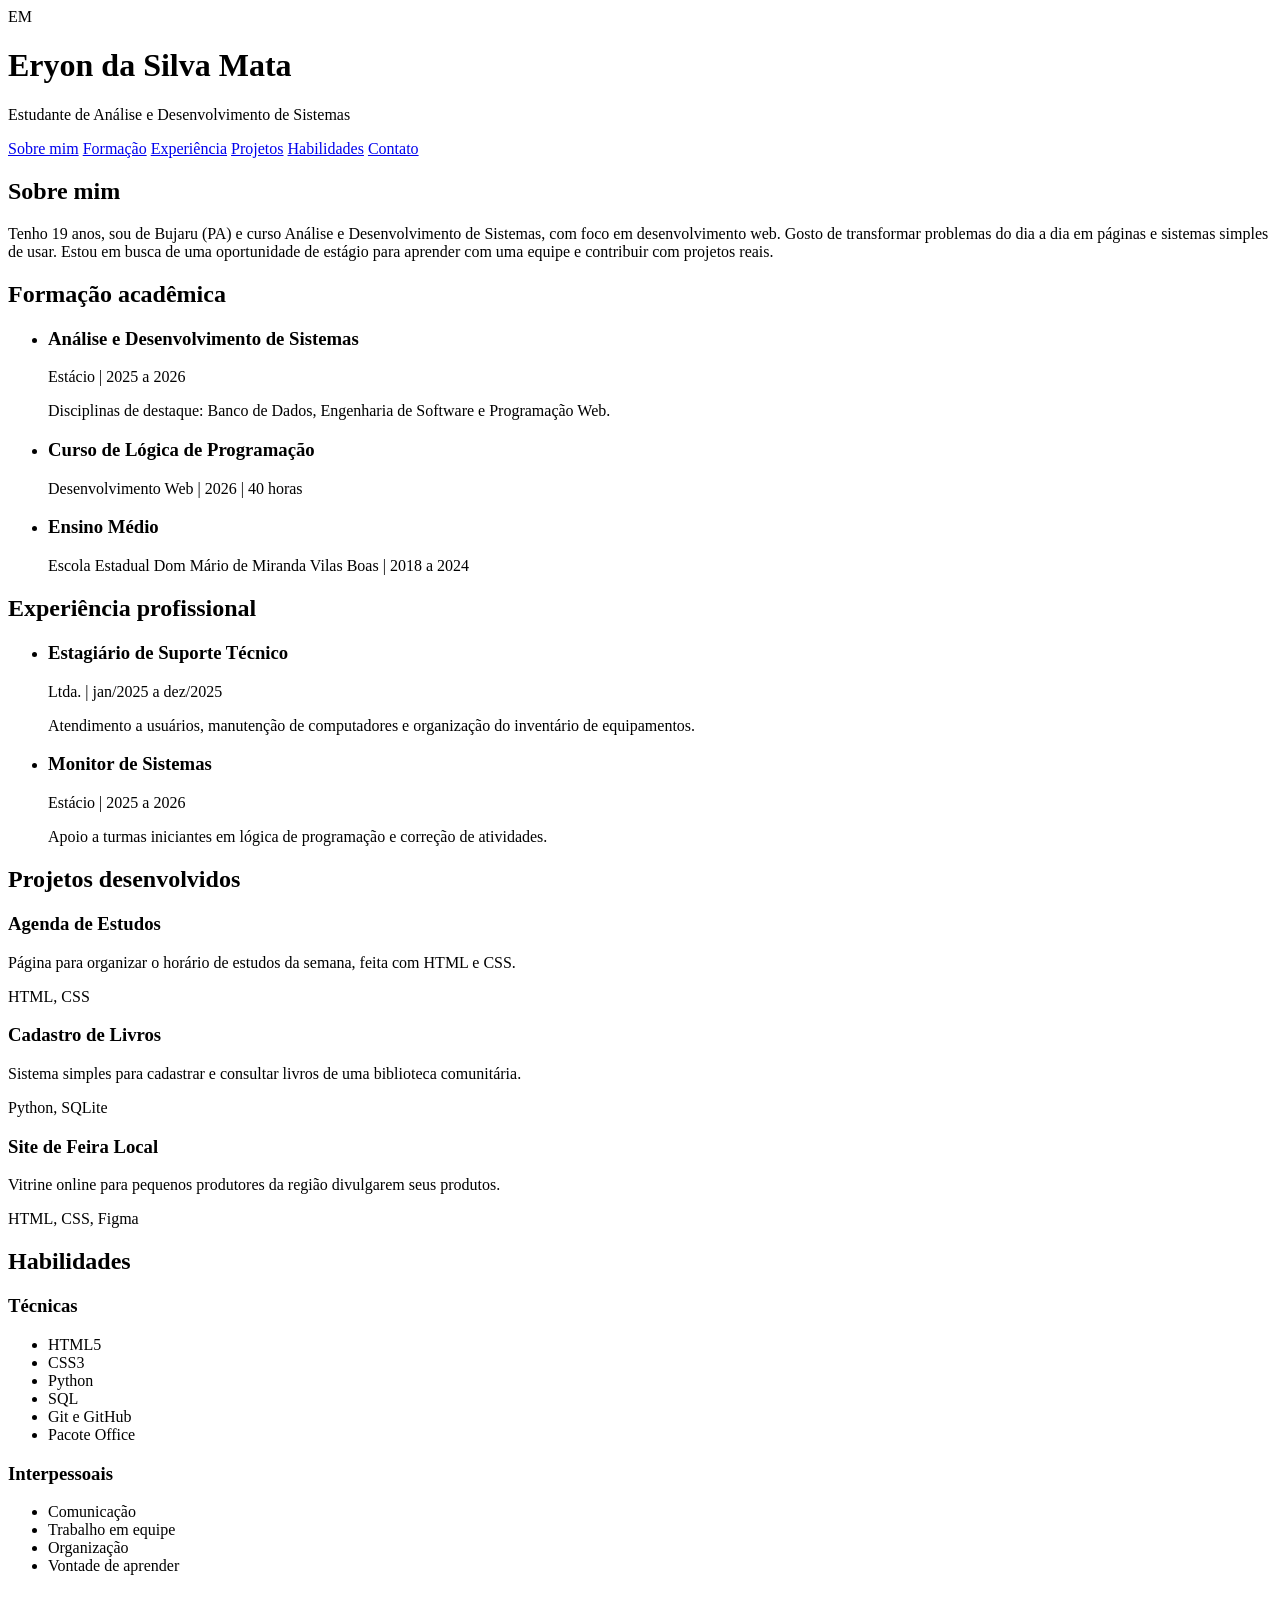
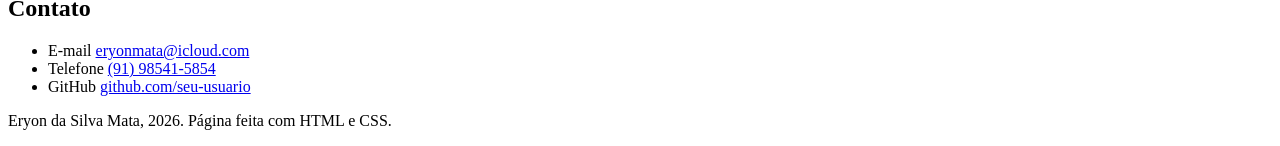
<file: index.html>
<!DOCTYPE html>
<html lang="pt-BR">
<head>
  <meta charset="UTF-8">
  <meta name="viewport" content="width=device-width, initial-scale=1">
  <meta name="description" content="Currículo online de Eryon da Silva Mata">
  <title>Eryon da Silva Mata | Currículo online</title>

  
</head>

<body>
  <div class="pagina">
    <header class="lateral">
      <div class="foto" role="img" aria-label="Espaço para foto pessoal">
        EM
      </div>

      <h1>Eryon da Silva Mata</h1>
      <p class="cargo">Estudante de Análise e Desenvolvimento de Sistemas</p>

      <nav class="menu" aria-label="Seções da página">
        <a href="#sobre">Sobre mim</a>
        <a href="#formacao">Formação</a>
        <a href="#experiencia">Experiência</a>
        <a href="#projetos">Projetos</a>
        <a href="#habilidades">Habilidades</a>
        <a href="#contato">Contato</a>
      </nav>
    </header>

    <main class="conteudo">
      <section id="sobre">
        <h2>Sobre mim</h2>
        <p>
          Tenho 19 anos, sou de Bujaru (PA) e curso Análise e Desenvolvimento
          de Sistemas, com foco em desenvolvimento web. Gosto de transformar
          problemas do dia a dia em páginas e sistemas simples de usar. Estou
          em busca de uma oportunidade de estágio para aprender com uma equipe
          e contribuir com projetos reais.
        </p>
      </section>

      <section id="formacao">
        <h2>Formação acadêmica</h2>

        <ul class="linha-tempo">
          <li>
            <h3>Análise e Desenvolvimento de Sistemas</h3>
            <p class="detalhe">Estácio | 2025 a 2026</p>
            <p>
              Disciplinas de destaque: Banco de Dados, Engenharia de Software
              e Programação Web.
            </p>
          </li>

          <li>
            <h3>Curso de Lógica de Programação</h3>
            <p class="detalhe">Desenvolvimento Web | 2026 | 40 horas</p>
          </li>

          <li>
            <h3>Ensino Médio</h3>
            <p class="detalhe">
              Escola Estadual Dom Mário de Miranda Vilas Boas | 2018 a 2024
            </p>
          </li>
        </ul>
      </section>

      <section id="experiencia">
        <h2>Experiência profissional</h2>

        <ul class="linha-tempo">
          <li>
            <h3>Estagiário de Suporte Técnico</h3>
            <p class="detalhe">Ltda. | jan/2025 a dez/2025</p>
            <p>
              Atendimento a usuários, manutenção de computadores e organização
              do inventário de equipamentos.
            </p>
          </li>

          <li>
            <h3>Monitor de Sistemas</h3>
            <p class="detalhe">Estácio | 2025 a 2026</p>
            <p>
              Apoio a turmas iniciantes em lógica de programação e correção de
              atividades.
            </p>
          </li>
        </ul>
      </section>

      <section id="projetos">
        <h2>Projetos desenvolvidos</h2>

        <div class="projetos">
          <article class="projeto">
            <h3>Agenda de Estudos</h3>
            <p>
              Página para organizar o horário de estudos da semana, feita com
              HTML e CSS.
            </p>
            <p class="detalhe">HTML, CSS</p>
          </article>

          <article class="projeto">
            <h3>Cadastro de Livros</h3>
            <p>
              Sistema simples para cadastrar e consultar livros de uma
              biblioteca comunitária.
            </p>
            <p class="detalhe">Python, SQLite</p>
          </article>

          <article class="projeto">
            <h3>Site de Feira Local</h3>
            <p>
              Vitrine online para pequenos produtores da região divulgarem
              seus produtos.
            </p>
            <p class="detalhe">HTML, CSS, Figma</p>
          </article>
        </div>
      </section>

      <section id="habilidades">
        <h2>Habilidades</h2>

        <div class="habilidades">
          <div>
            <h3>Técnicas</h3>
            <ul class="etiquetas">
              <li>HTML5</li>
              <li>CSS3</li>
              <li>Python</li>
              <li>SQL</li>
              <li>Git e GitHub</li>
              <li>Pacote Office</li>
            </ul>
          </div>

          <div>
            <h3>Interpessoais</h3>
            <ul class="etiquetas">
              <li>Comunicação</li>
              <li>Trabalho em equipe</li>
              <li>Organização</li>
              <li>Vontade de aprender</li>
            </ul>
          </div>
        </div>
      </section>

      <section id="contato">
        <h2>Contato</h2>

        <ul class="contatos">
          <li>
            <span>E-mail</span>
            <a href="mailto:eryonmata@icloud.com">eryonmata@icloud.com</a>
          </li>

          <li>
            <span>Telefone</span>
            <a href="tel:+5591985415854">(91) 98541-5854</a>
          </li>

          <li>
            <span>GitHub</span>
            <a
              href="[github.com](https://github.com/seu-usuario)"
              target="_blank"
              rel="noopener noreferrer"
            >
              github.com/seu-usuario
            </a>
          </li>
        </ul>
      </section>

      <footer class="rodape">
        <p>Eryon da Silva Mata, 2026. Página feita com HTML e CSS.</p>
      </footer>
    </main>
  </div>
</body>
</html>
</file>
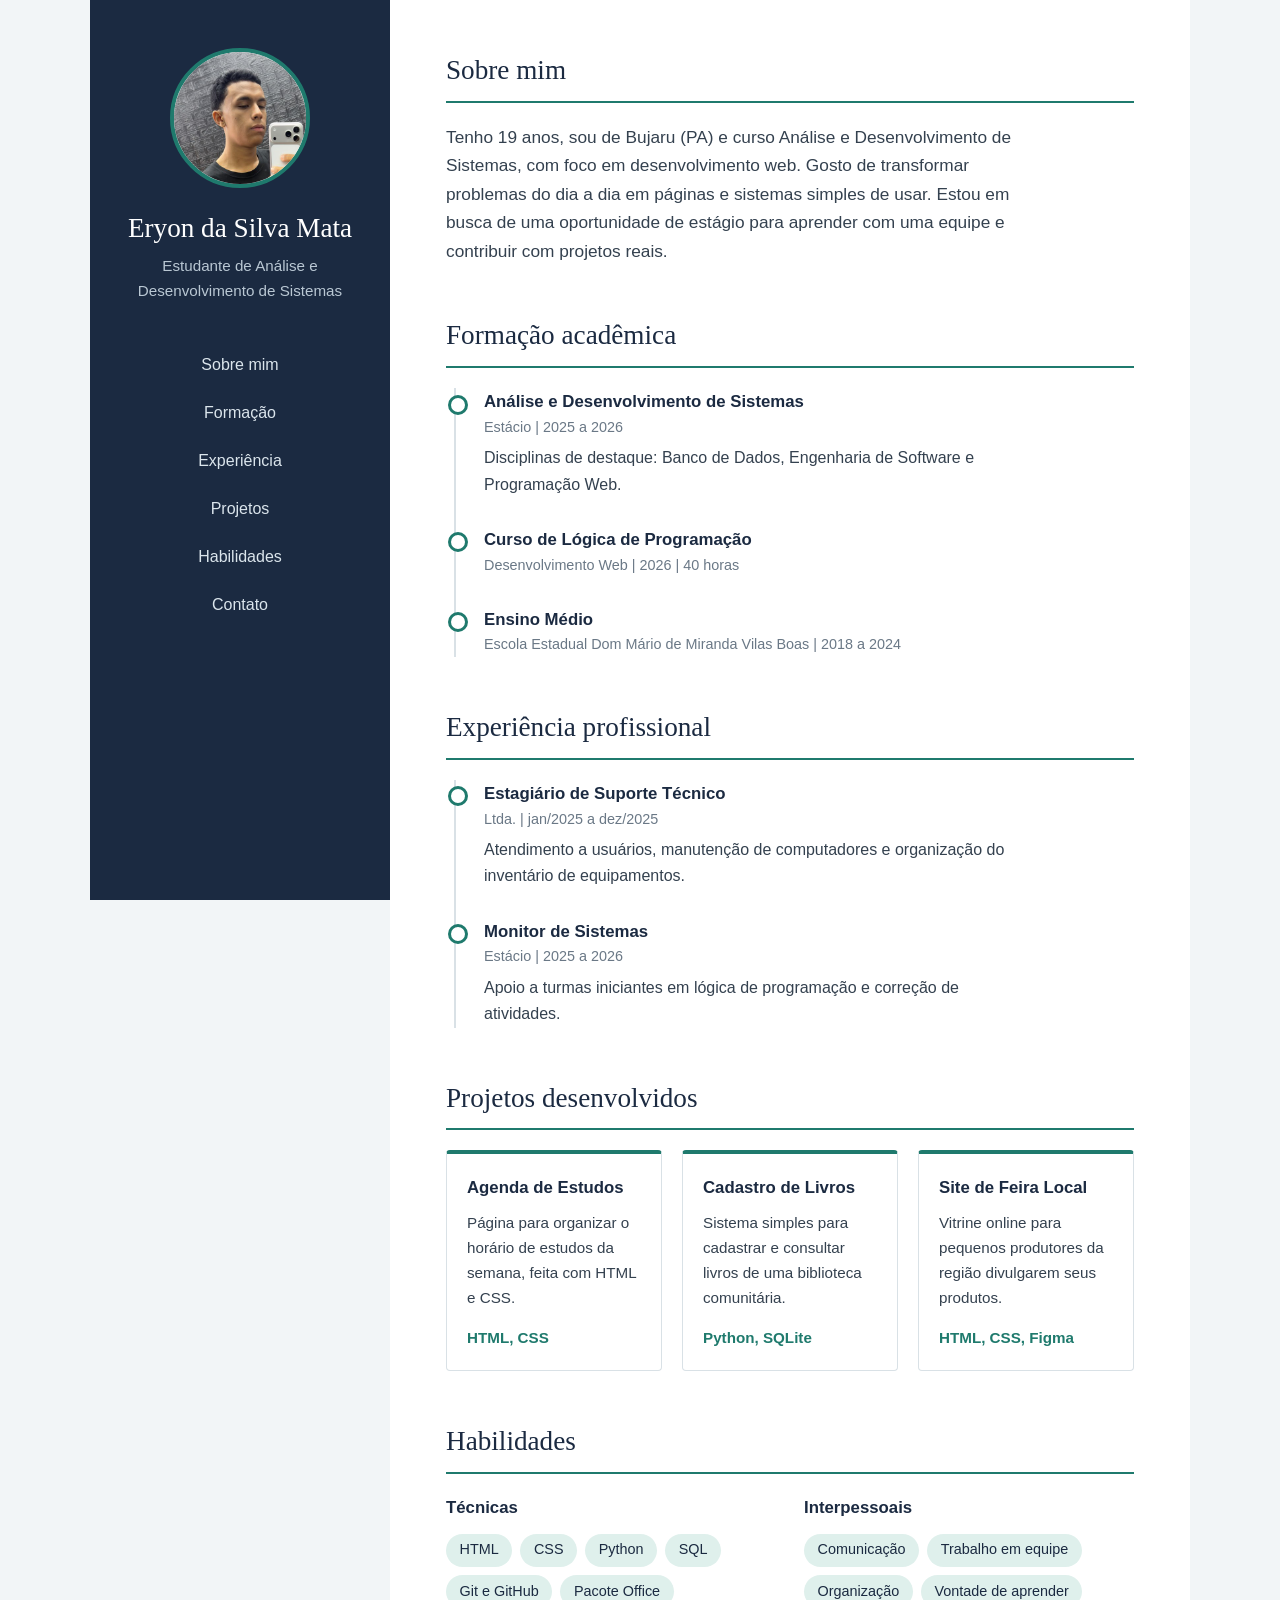
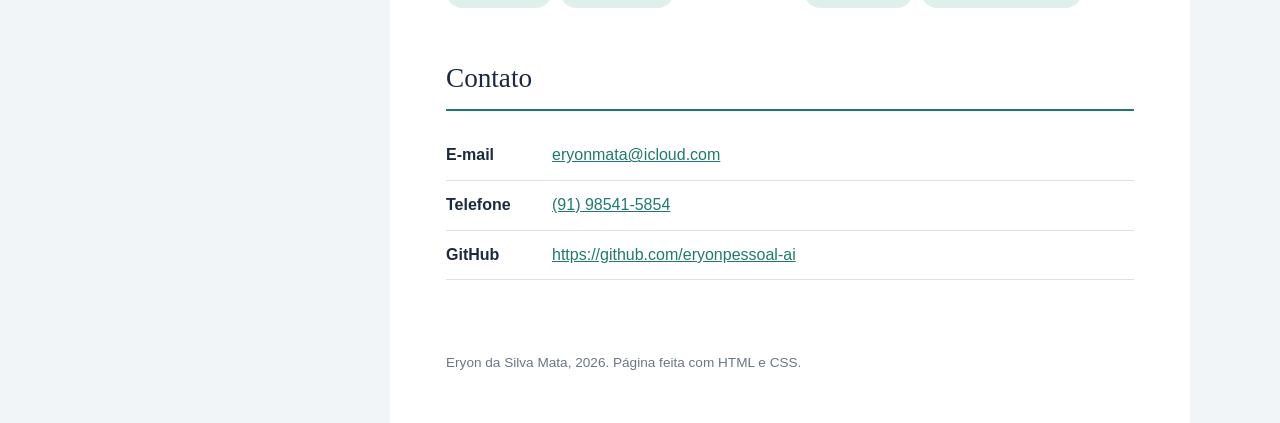
<file: CURRICULO 1.0/index.html>
<!DOCTYPE html>
<html lang="pt-BR">
<head>
  <meta charset="UTF-8">
  <meta name="viewport" content="width=device-width, initial-scale=1">
  <meta name="description" content="Currículo online de Eryon da Silva Mata">
  <title>Eryon da Silva Mata | Currículo online</title>
  <style>
    :root {
      --fundo: #f2f5f7;
      --papel: #ffffff;
      --tinta: #1b2a41;
      --texto: #34414f;
      --suave: #6a7886;
      --linha: #d9e1e6;
      --destaque: #1f7a6d;
      --destaque-claro: #dff0ec;
      --fonte-titulo: Georgia, "Times New Roman", serif;
      --fonte-texto: "Segoe UI", Roboto, Helvetica, Arial, sans-serif;
    }

    * {
      box-sizing: border-box;
      margin: 0;
      padding: 0;
    }

    html {
      scroll-behavior: smooth;
    }

    body {
      background: var(--fundo);
      color: var(--texto);
      font-family: var(--fonte-texto);
      font-size: 1rem;
      line-height: 1.65;
    }

    a {
      color: var(--destaque);
    }

    a:hover {
      color: var(--tinta);
    }

    a:focus-visible {
      outline: 3px solid var(--destaque);
      outline-offset: 3px;
    }

    ul {
      list-style: none;
    }

    .pagina {
      display: grid;
      grid-template-columns: 300px 1fr;
      max-width: 1100px;
      min-height: 100vh;
      margin: 0 auto;
    }

    .lateral {
      position: sticky;
      top: 0;
      align-self: start;
      height: 100vh;
      padding: 3rem 2rem;
      background: var(--tinta);
      color: #fff;
      text-align: center;
    }

    .foto {
      position: relative;
      display: flex;
      align-items: center;
      justify-content: center;
      width: 140px;
      height: 140px;
      margin: 0 auto 1.5rem;
      border: 4px solid var(--destaque);
      border-radius: 50%;
      overflow: hidden;
      background: var(--destaque-claro);
      color: var(--tinta);
      font-family: var(--fonte-titulo);
      font-size: 2.8rem;
    }

    .foto img {
      position: absolute;
      top: 0;
      left: 0;
      width: 100%;
      height: 100%;
      object-fit: cover;
      object-position: center center;
    }

    .lateral h1 {
      font-family: var(--fonte-titulo);
      font-size: 1.7rem;
      font-weight: normal;
      line-height: 1.2;
    }

    .cargo {
      margin-top: 0.5rem;
      color: #b9c7d3;
      font-size: 0.95rem;
    }

    .menu {
      display: flex;
      flex-direction: column;
      gap: 0.25rem;
      margin-top: 2.5rem;
    }

    .menu a {
      padding: 0.55rem 1rem;
      border-radius: 6px;
      color: #dbe5ec;
      text-decoration: none;
    }

    .menu a:hover {
      background: rgba(255, 255, 255, 0.1);
      color: #fff;
    }

    .menu a:focus-visible {
      outline-color: #fff;
    }

    .conteudo {
      padding: 3rem 3.5rem;
      background: var(--papel);
    }

    section {
      margin-bottom: 3rem;
      scroll-margin-top: 2rem;
    }

    h2 {
      padding-bottom: 0.5rem;
      margin-bottom: 1.25rem;
      border-bottom: 2px solid var(--destaque);
      color: var(--tinta);
      font-family: var(--fonte-titulo);
      font-size: 1.7rem;
      font-weight: normal;
    }

    h3 {
      color: var(--tinta);
      font-size: 1.05rem;
    }

    .detalhe {
      color: var(--suave);
      font-size: 0.9rem;
    }

    #sobre p {
      max-width: 62ch;
      font-size: 1.08rem;
    }

    .linha-tempo {
      margin-left: 0.5rem;
      border-left: 2px solid var(--linha);
    }

    .linha-tempo li {
      position: relative;
      padding: 0 0 1.75rem 1.75rem;
    }

    .linha-tempo li:last-child {
      padding-bottom: 0;
    }

    .linha-tempo li::before {
      content: "";
      position: absolute;
      top: 0.4rem;
      left: -8px;
      width: 14px;
      height: 14px;
      border: 3px solid var(--destaque);
      border-radius: 50%;
      background: var(--papel);
    }

    .linha-tempo p:not(.detalhe) {
      max-width: 62ch;
      margin-top: 0.35rem;
    }

    .projetos {
      display: grid;
      grid-template-columns: repeat(auto-fit, minmax(190px, 1fr));
      gap: 1.25rem;
    }

    .projeto {
      padding: 1.25rem;
      border: 1px solid var(--linha);
      border-top: 4px solid var(--destaque);
      border-radius: 4px;
    }

    .projeto p {
      margin-top: 0.5rem;
      font-size: 0.95rem;
    }

    .projeto .detalhe {
      margin-top: 0.9rem;
      color: var(--destaque);
      font-weight: 600;
    }

    .habilidades {
      display: grid;
      grid-template-columns: repeat(auto-fit, minmax(220px, 1fr));
      gap: 1.75rem;
    }

    .etiquetas {
      display: flex;
      flex-wrap: wrap;
      gap: 0.5rem;
      margin-top: 0.75rem;
    }

    .etiquetas li {
      padding: 0.3rem 0.85rem;
      border-radius: 999px;
      background: var(--destaque-claro);
      color: var(--tinta);
      font-size: 0.9rem;
    }

    .contatos li {
      display: flex;
      gap: 1rem;
      padding: 0.7rem 0;
      border-bottom: 1px solid var(--linha);
    }

    .contatos span {
      flex: 0 0 90px;
      color: var(--tinta);
      font-weight: 600;
    }

    .rodape {
      padding-top: 1.5rem;
      color: var(--suave);
      font-size: 0.85rem;
    }

    @media (max-width: 800px) {
      .pagina {
        grid-template-columns: 1fr;
      }

      .lateral {
        position: static;
        height: auto;
        padding: 2rem 1.25rem 1.5rem;
      }

      .menu {
        flex-direction: row;
        flex-wrap: wrap;
        justify-content: center;
        margin-top: 1.5rem;
      }

      .conteudo {
        padding: 2rem 1.25rem;
      }

      .contatos li {
        flex-direction: column;
        gap: 0;
      }
    }

    @media (prefers-reduced-motion: reduce) {
      html {
        scroll-behavior: auto;
      }
    }

    @media print {
      .lateral {
        position: static;
        height: auto;
        background: none;
        color: #000;
      }

      .menu {
        display: none;
      }

      .cargo {
        color: #333;
      }
    }
  </style>
</head>

<body>
  <div class="pagina">
    <header class="lateral">
      <div class="foto">
        <span aria-hidden="true">EM</span>
        <img id="minha-foto" alt="Foto de Eryon da Silva Mata">
      </div>

      <h1>Eryon da Silva Mata</h1>
      <p class="cargo">Estudante de Análise e Desenvolvimento de Sistemas</p>

      <nav class="menu" aria-label="Seções da página">
        <a href="#sobre">Sobre mim</a>
        <a href="#formacao">Formação</a>
        <a href="#experiencia">Experiência</a>
        <a href="#projetos">Projetos</a>
        <a href="#habilidades">Habilidades</a>
        <a href="#contato">Contato</a>
      </nav>
    </header>

    <main class="conteudo">
      <section id="sobre">
        <h2>Sobre mim</h2>
        <p>
          Tenho 19 anos, sou de Bujaru (PA) e curso Análise e Desenvolvimento
          de Sistemas, com foco em desenvolvimento web. Gosto de transformar
          problemas do dia a dia em páginas e sistemas simples de usar. Estou
          em busca de uma oportunidade de estágio para aprender com uma equipe
          e contribuir com projetos reais.
        </p>
      </section>

      <section id="formacao">
        <h2>Formação acadêmica</h2>

        <ul class="linha-tempo">
          <li>
            <h3>Análise e Desenvolvimento de Sistemas</h3>
            <p class="detalhe">Estácio | 2025 a 2026</p>
            <p>
              Disciplinas de destaque: Banco de Dados, Engenharia de Software
              e Programação Web.
            </p>
          </li>

          <li>
            <h3>Curso de Lógica de Programação</h3>
            <p class="detalhe">Desenvolvimento Web | 2026 | 40 horas</p>
          </li>

          <li>
            <h3>Ensino Médio</h3>
            <p class="detalhe">
              Escola Estadual Dom Mário de Miranda Vilas Boas | 2018 a 2024
            </p>
          </li>
        </ul>
      </section>

      <section id="experiencia">
        <h2>Experiência profissional</h2>

        <ul class="linha-tempo">
          <li>
            <h3>Estagiário de Suporte Técnico</h3>
            <p class="detalhe">Ltda. | jan/2025 a dez/2025</p>
            <p>
              Atendimento a usuários, manutenção de computadores e organização
              do inventário de equipamentos.
            </p>
          </li>

          <li>
            <h3>Monitor de Sistemas</h3>
            <p class="detalhe">Estácio | 2025 a 2026</p>
            <p>
              Apoio a turmas iniciantes em lógica de programação e correção de
              atividades.
            </p>
          </li>
        </ul>
      </section>

      <section id="projetos">
        <h2>Projetos desenvolvidos</h2>

        <div class="projetos">
          <article class="projeto">
            <h3>Agenda de Estudos</h3>
            <p>
              Página para organizar o horário de estudos da semana, feita com
              HTML e CSS.
            </p>
            <p class="detalhe">HTML, CSS</p>
          </article>

          <article class="projeto">
            <h3>Cadastro de Livros</h3>
            <p>
              Sistema simples para cadastrar e consultar livros de uma
              biblioteca comunitária.
            </p>
            <p class="detalhe">Python, SQLite</p>
          </article>

          <article class="projeto">
            <h3>Site de Feira Local</h3>
            <p>
              Vitrine online para pequenos produtores da região divulgarem
              seus produtos.
            </p>
            <p class="detalhe">HTML, CSS, Figma</p>
          </article>
        </div>
      </section>

      <section id="habilidades">
        <h2>Habilidades</h2>

        <div class="habilidades">
          <div>
            <h3>Técnicas</h3>
            <ul class="etiquetas">
              <li>HTML</li>
              <li>CSS</li>
              <li>Python</li>
              <li>SQL</li>
              <li>Git e GitHub</li>
              <li>Pacote Office</li>
            </ul>
          </div>

          <div>
            <h3>Interpessoais</h3>
            <ul class="etiquetas">
              <li>Comunicação</li>
              <li>Trabalho em equipe</li>
              <li>Organização</li>
              <li>Vontade de aprender</li>
            </ul>
          </div>
        </div>
      </section>

      <section id="contato">
        <h2>Contato</h2>

        <ul class="contatos">
          <li>
            <span>E-mail</span>
            <a href="mailto:eryonmata@icloud.com">eryonmata@icloud.com</a>
          </li>

          <li>
            <span>Telefone</span>
            <a href="tel:+5591985415854">(91) 98541-5854</a>
          </li>

          <li>
            <span>GitHub</span>
            <a
              href="https://github.com/seu-usuario"
              target="_blank"
              rel="noopener noreferrer"
            >
              https://github.com/eryonpessoal-ai
            </a>
          </li>
        </ul>
      </section>

      <footer class="rodape">
        <p>Eryon da Silva Mata, 2026. Página feita com HTML e CSS.</p>
      </footer>
    </main>
  </div>
  
  <script>
    document.getElementById("minha-foto").src = "[data-uri]";
  </script>
</body>
</html>
</file>
